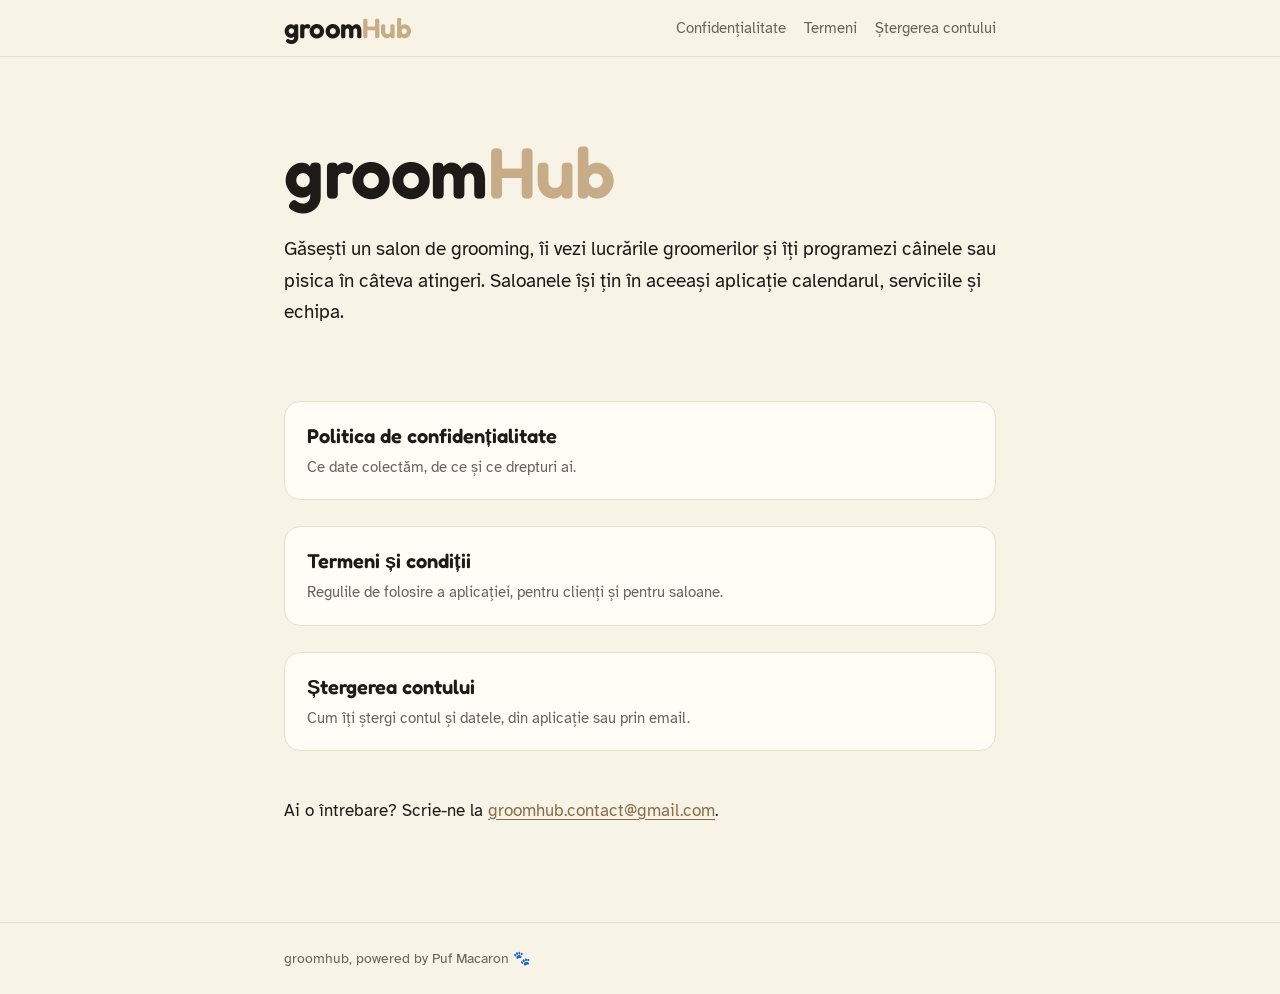
<file: index.html>
<!doctype html>
<html lang="ro">
<head>
  <meta charset="utf-8" />
  <meta name="viewport" content="width=device-width, initial-scale=1" />
  <title>groomhub — programări la grooming pentru câini și pisici</title>
  <meta name="description" content="groomhub: găsește un salon de grooming, alege groomerul și programează-ți animalul în câteva atingeri." />
  <link rel="preconnect" href="https://fonts.googleapis.com" />
  <link rel="preconnect" href="https://fonts.gstatic.com" crossorigin />
  <link href="https://fonts.googleapis.com/css2?family=Atkinson+Hyperlegible:wght@400;700&family=Fredoka:wght@600&display=swap" rel="stylesheet" />
  <link rel="stylesheet" href="style.css" />
</head>
<body>
  <header class="site-header">
    <div class="inner">
      <a class="wordmark" href="index.html">groom<span>Hub</span></a>
      <nav class="site-nav" aria-label="Pagini">
        <a href="confidentialitate.html">Confidențialitate</a>
        <a href="termeni.html">Termeni</a>
        <a href="stergere-cont.html">Ștergerea contului</a>
      </nav>
    </div>
  </header>

  <main>
    <section class="hero">
      <h1>groom<span>Hub</span></h1>
      <p class="lead">Găsești un salon de grooming, îi vezi lucrările groomerilor și îți programezi câinele sau pisica în câteva atingeri. Saloanele își țin în aceeași aplicație calendarul, serviciile și echipa.</p>
    </section>

    <ul class="links">
      <li>
        <a href="confidentialitate.html">
          <strong>Politica de confidențialitate</strong>
          <span>Ce date colectăm, de ce și ce drepturi ai.</span>
        </a>
      </li>
      <li>
        <a href="termeni.html">
          <strong>Termeni și condiții</strong>
          <span>Regulile de folosire a aplicației, pentru clienți și pentru saloane.</span>
        </a>
      </li>
      <li>
        <a href="stergere-cont.html">
          <strong>Ștergerea contului</strong>
          <span>Cum îți ștergi contul și datele, din aplicație sau prin email.</span>
        </a>
      </li>
    </ul>

    <p>Ai o întrebare? Scrie-ne la <a href="mailto:groomhub.contact@gmail.com">groomhub.contact@gmail.com</a>.</p>
  </main>

  <footer class="site-footer">
    <div class="inner">groomhub, powered by Puf Macaron 🐾</div>
  </footer>
</body>
</html>
</file>
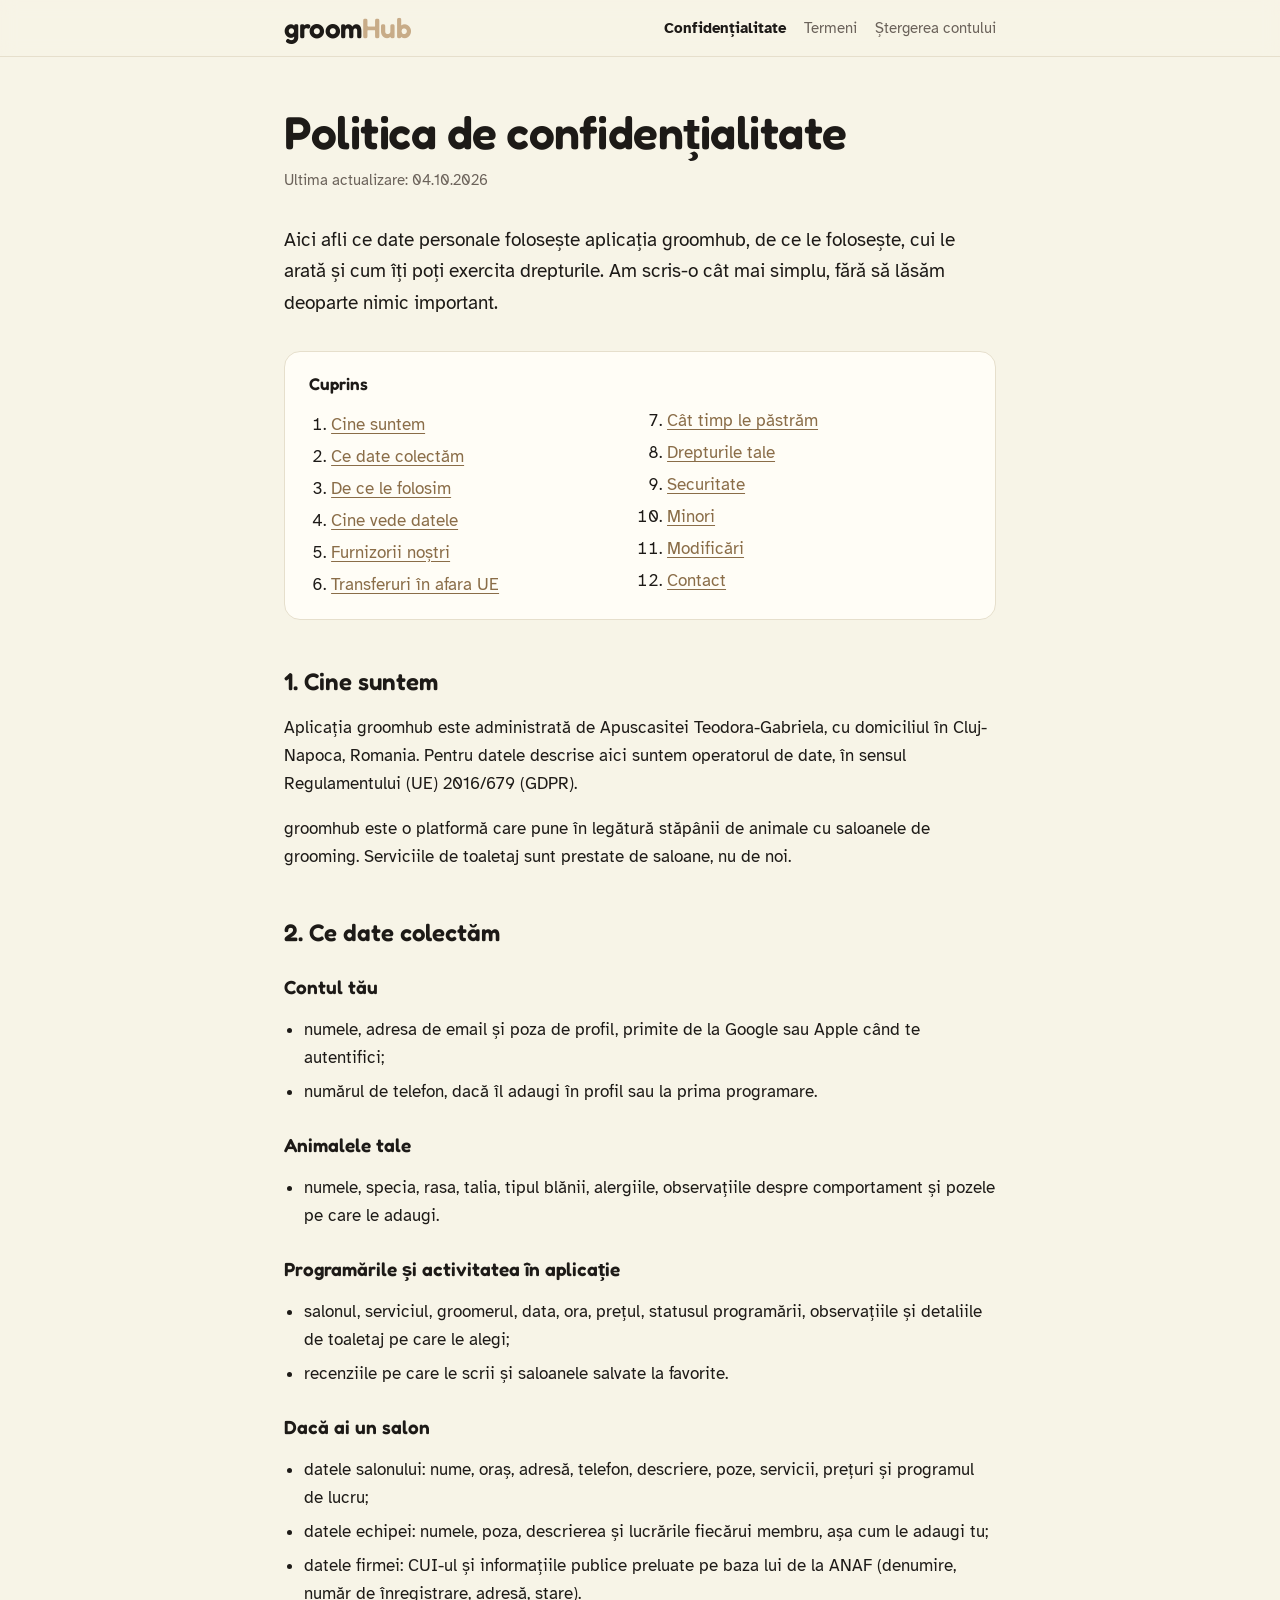
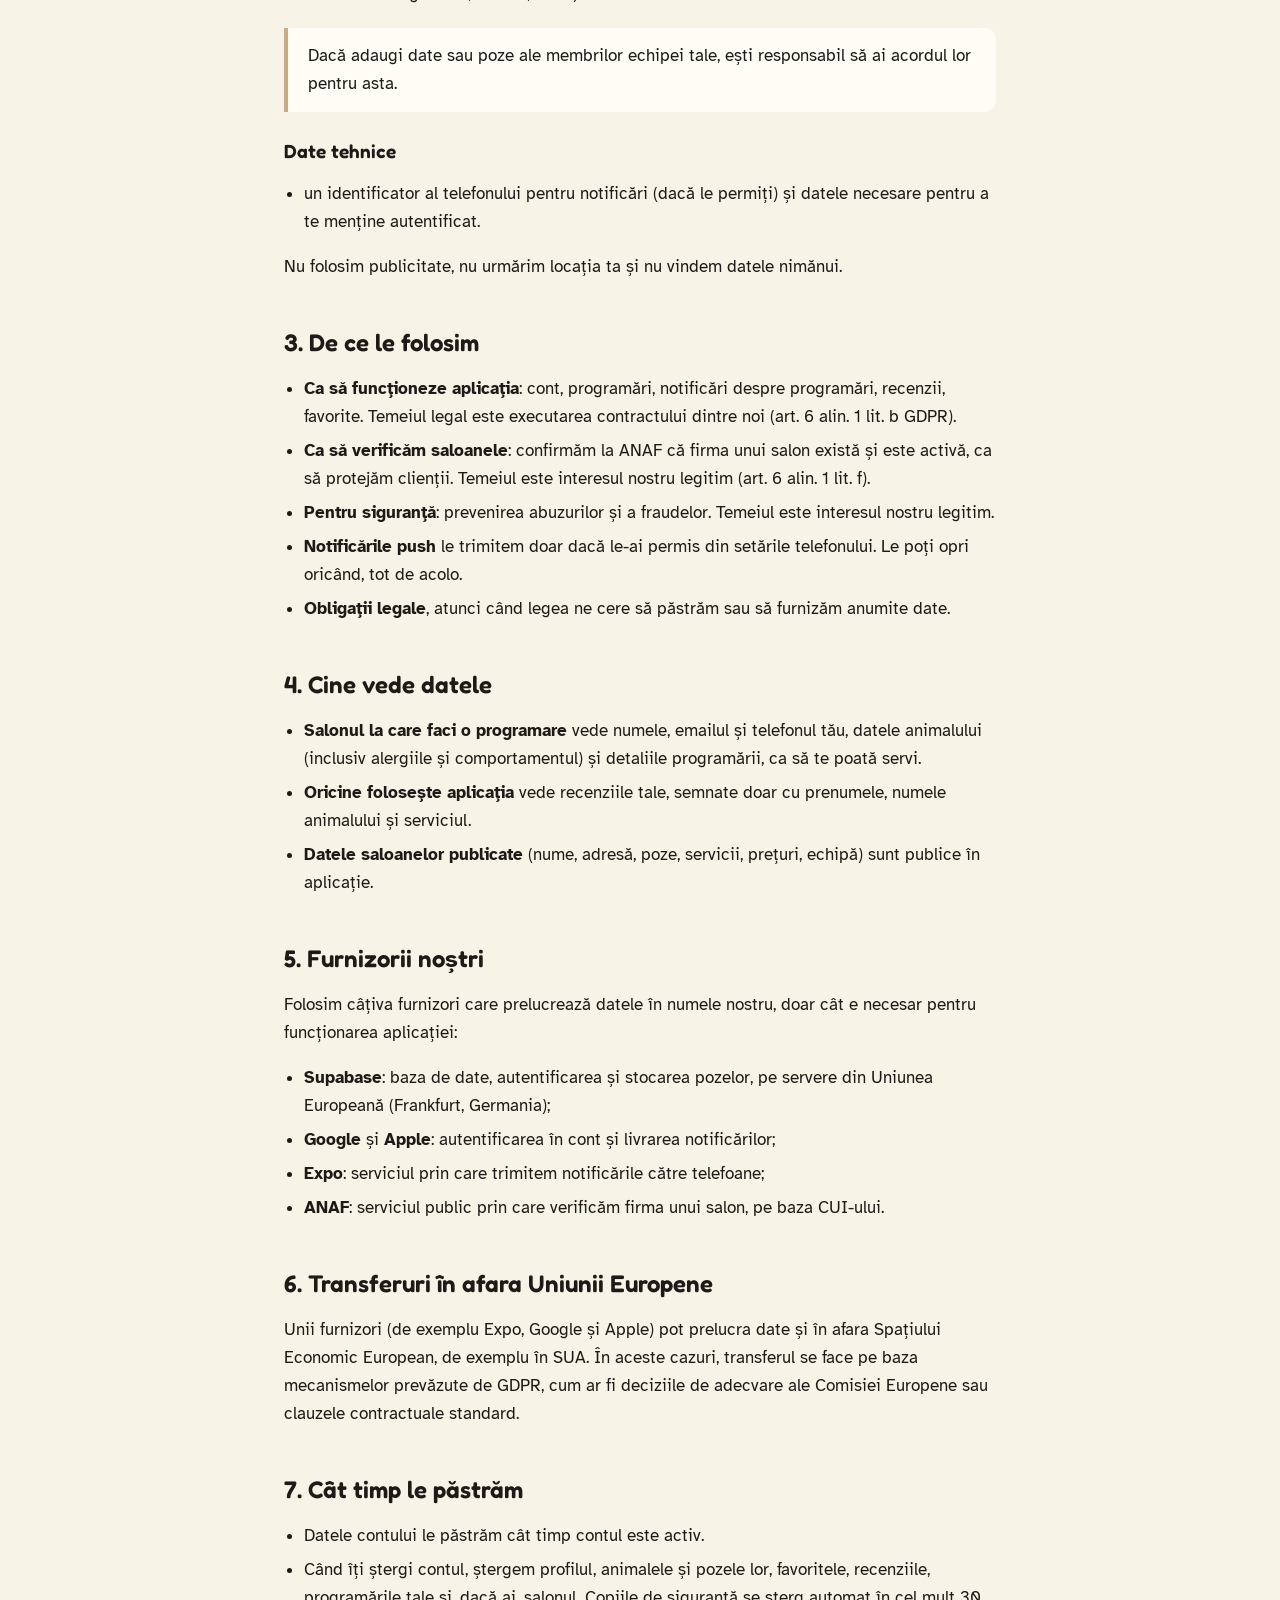
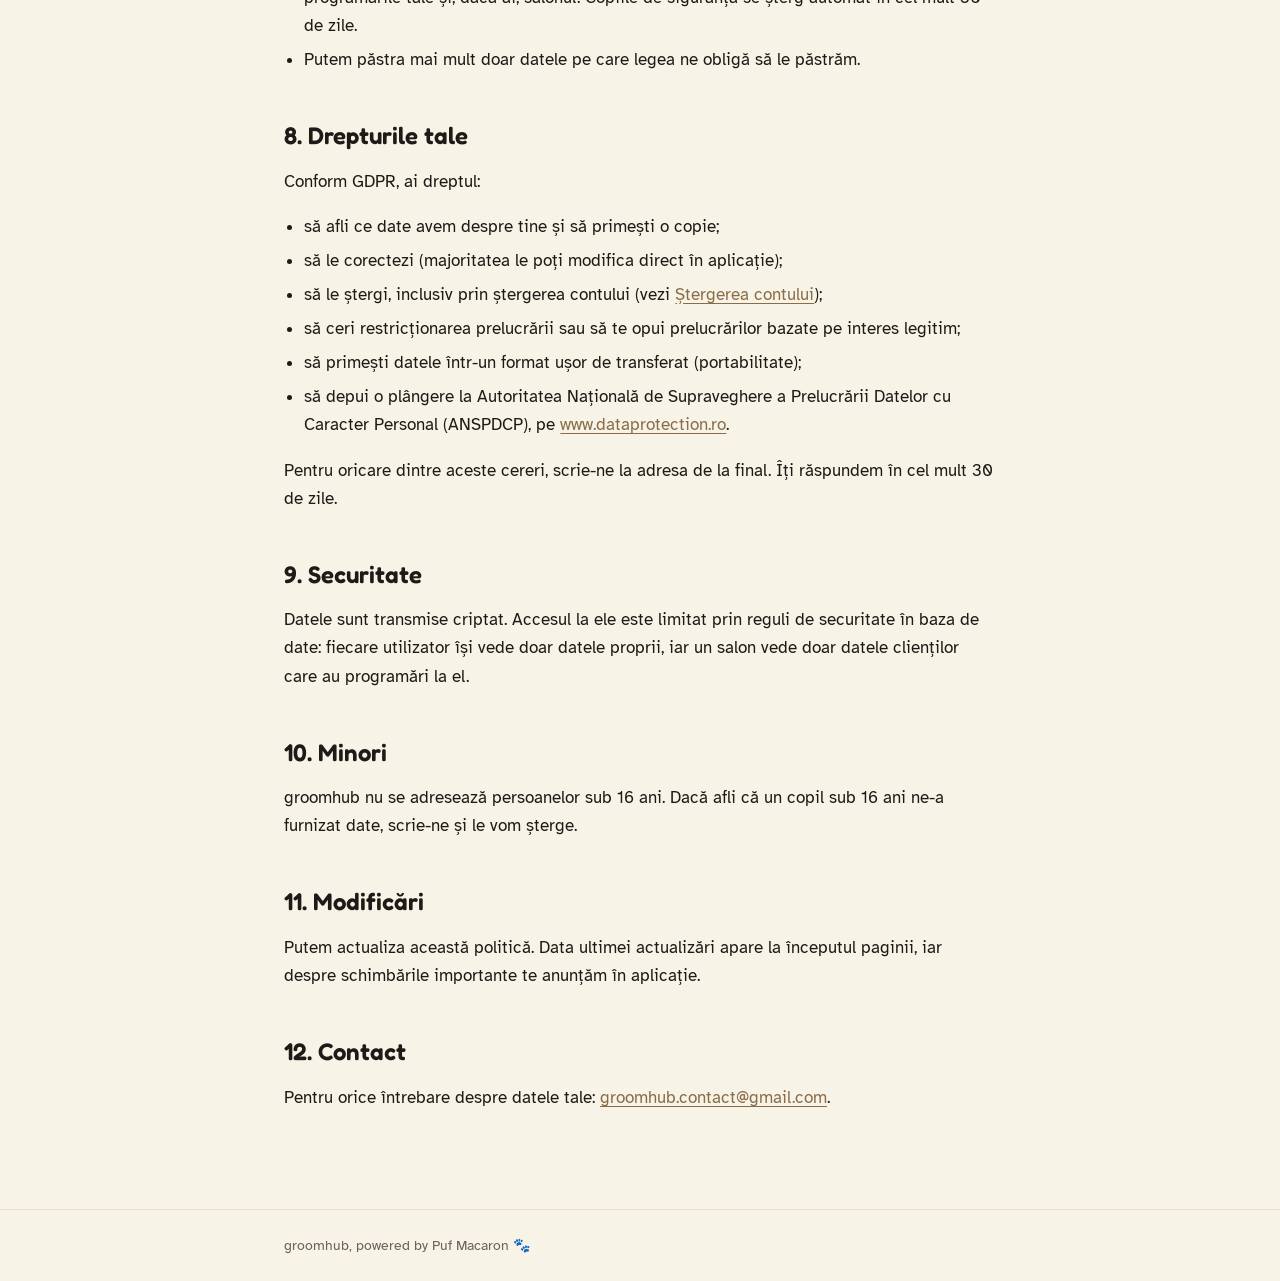
<file: confidentialitate.html>
<!doctype html>
<html lang="ro">
<head>
  <meta charset="utf-8" />
  <meta name="viewport" content="width=device-width, initial-scale=1" />
  <title>Politica de confidențialitate — groomhub</title>
  <link rel="preconnect" href="https://fonts.googleapis.com" />
  <link rel="preconnect" href="https://fonts.gstatic.com" crossorigin />
  <link href="https://fonts.googleapis.com/css2?family=Atkinson+Hyperlegible:wght@400;700&family=Fredoka:wght@600&display=swap" rel="stylesheet" />
  <link rel="stylesheet" href="style.css" />
</head>
<body>
  <!-- Variantă de lucru. De verificat cu un specialist în protecția datelor înainte de lansare. -->
  <header class="site-header">
    <div class="inner">
      <a class="wordmark" href="index.html">groom<span>Hub</span></a>
      <nav class="site-nav" aria-label="Pagini">
        <a href="confidentialitate.html" aria-current="page">Confidențialitate</a>
        <a href="termeni.html">Termeni</a>
        <a href="stergere-cont.html">Ștergerea contului</a>
      </nav>
    </div>
  </header>

  <main>
    <h1>Politica de confidențialitate</h1>
    <p class="updated">Ultima actualizare: 04.10.2026</p>

    <p class="lead">Aici afli ce date personale folosește aplicația groomhub, de ce le folosește, cui le arată și cum îți poți exercita drepturile. Am scris-o cât mai simplu, fără să lăsăm deoparte nimic important.</p>

    <nav class="toc" aria-label="Cuprins">
      <strong>Cuprins</strong>
      <ol>
        <li><a href="#cine">Cine suntem</a></li>
        <li><a href="#date">Ce date colectăm</a></li>
        <li><a href="#scop">De ce le folosim</a></li>
        <li><a href="#cine-vede">Cine vede datele</a></li>
        <li><a href="#furnizori">Furnizorii noștri</a></li>
        <li><a href="#transfer">Transferuri în afara UE</a></li>
        <li><a href="#pastrare">Cât timp le păstrăm</a></li>
        <li><a href="#drepturi">Drepturile tale</a></li>
        <li><a href="#securitate">Securitate</a></li>
        <li><a href="#minori">Minori</a></li>
        <li><a href="#modificari">Modificări</a></li>
        <li><a href="#contact">Contact</a></li>
      </ol>
    </nav>

    <h2 id="cine">1. Cine suntem</h2>
    <p>Aplicația groomhub este administrată de Apuscasitei Teodora-Gabriela, cu domiciliul în Cluj-Napoca, Romania. Pentru datele descrise aici suntem operatorul de date, în sensul Regulamentului (UE) 2016/679 (GDPR).</p>
    <p>groomhub este o platformă care pune în legătură stăpânii de animale cu saloanele de grooming. Serviciile de toaletaj sunt prestate de saloane, nu de noi.</p>

    <h2 id="date">2. Ce date colectăm</h2>

    <h3>Contul tău</h3>
    <ul>
      <li>numele, adresa de email și poza de profil, primite de la Google sau Apple când te autentifici;</li>
      <li>numărul de telefon, dacă îl adaugi în profil sau la prima programare.</li>
    </ul>

    <h3>Animalele tale</h3>
    <ul>
      <li>numele, specia, rasa, talia, tipul blănii, alergiile, observațiile despre comportament și pozele pe care le adaugi.</li>
    </ul>

    <h3>Programările și activitatea în aplicație</h3>
    <ul>
      <li>salonul, serviciul, groomerul, data, ora, prețul, statusul programării, observațiile și detaliile de toaletaj pe care le alegi;</li>
      <li>recenziile pe care le scrii și saloanele salvate la favorite.</li>
    </ul>

    <h3>Dacă ai un salon</h3>
    <ul>
      <li>datele salonului: nume, oraș, adresă, telefon, descriere, poze, servicii, prețuri și programul de lucru;</li>
      <li>datele echipei: numele, poza, descrierea și lucrările fiecărui membru, așa cum le adaugi tu;</li>
      <li>datele firmei: CUI-ul și informațiile publice preluate pe baza lui de la ANAF (denumire, număr de înregistrare, adresă, stare).</li>
    </ul>
    <div class="note">Dacă adaugi date sau poze ale membrilor echipei tale, ești responsabil să ai acordul lor pentru asta.</div>

    <h3>Date tehnice</h3>
    <ul>
      <li>un identificator al telefonului pentru notificări (dacă le permiți) și datele necesare pentru a te menține autentificat.</li>
    </ul>
    <p>Nu folosim publicitate, nu urmărim locația ta și nu vindem datele nimănui.</p>

    <h2 id="scop">3. De ce le folosim</h2>
    <ul>
      <li><strong>Ca să funcționeze aplicația</strong>: cont, programări, notificări despre programări, recenzii, favorite. Temeiul legal este executarea contractului dintre noi (art. 6 alin. 1 lit. b GDPR).</li>
      <li><strong>Ca să verificăm saloanele</strong>: confirmăm la ANAF că firma unui salon există și este activă, ca să protejăm clienții. Temeiul este interesul nostru legitim (art. 6 alin. 1 lit. f).</li>
      <li><strong>Pentru siguranță</strong>: prevenirea abuzurilor și a fraudelor. Temeiul este interesul nostru legitim.</li>
      <li><strong>Notificările push</strong> le trimitem doar dacă le-ai permis din setările telefonului. Le poți opri oricând, tot de acolo.</li>
      <li><strong>Obligații legale</strong>, atunci când legea ne cere să păstrăm sau să furnizăm anumite date.</li>
    </ul>

    <h2 id="cine-vede">4. Cine vede datele</h2>
    <ul>
      <li><strong>Salonul la care faci o programare</strong> vede numele, emailul și telefonul tău, datele animalului (inclusiv alergiile și comportamentul) și detaliile programării, ca să te poată servi.</li>
      <li><strong>Oricine folosește aplicația</strong> vede recenziile tale, semnate doar cu prenumele, numele animalului și serviciul.</li>
      <li><strong>Datele saloanelor publicate</strong> (nume, adresă, poze, servicii, prețuri, echipă) sunt publice în aplicație.</li>
    </ul>

    <h2 id="furnizori">5. Furnizorii noștri</h2>
    <p>Folosim câțiva furnizori care prelucrează datele în numele nostru, doar cât e necesar pentru funcționarea aplicației:</p>
    <ul>
      <li><strong>Supabase</strong>: baza de date, autentificarea și stocarea pozelor, pe servere din Uniunea Europeană (Frankfurt, Germania);</li>
      <li><strong>Google</strong> și <strong>Apple</strong>: autentificarea în cont și livrarea notificărilor;</li>
      <li><strong>Expo</strong>: serviciul prin care trimitem notificările către telefoane;</li>
      <li><strong>ANAF</strong>: serviciul public prin care verificăm firma unui salon, pe baza CUI-ului.</li>
    </ul>

    <h2 id="transfer">6. Transferuri în afara Uniunii Europene</h2>
    <p>Unii furnizori (de exemplu Expo, Google și Apple) pot prelucra date și în afara Spațiului Economic European, de exemplu în SUA. În aceste cazuri, transferul se face pe baza mecanismelor prevăzute de GDPR, cum ar fi deciziile de adecvare ale Comisiei Europene sau clauzele contractuale standard.</p>

    <h2 id="pastrare">7. Cât timp le păstrăm</h2>
    <ul>
      <li>Datele contului le păstrăm cât timp contul este activ.</li>
      <li>Când îți ștergi contul, ștergem profilul, animalele și pozele lor, favoritele, recenziile, programările tale și, dacă ai, salonul. Copiile de siguranță se șterg automat în cel mult 30 de zile.</li>
      <li>Putem păstra mai mult doar datele pe care legea ne obligă să le păstrăm.</li>
    </ul>

    <h2 id="drepturi">8. Drepturile tale</h2>
    <p>Conform GDPR, ai dreptul:</p>
    <ul>
      <li>să afli ce date avem despre tine și să primești o copie;</li>
      <li>să le corectezi (majoritatea le poți modifica direct în aplicație);</li>
      <li>să le ștergi, inclusiv prin ștergerea contului (vezi <a href="stergere-cont.html">Ștergerea contului</a>);</li>
      <li>să ceri restricționarea prelucrării sau să te opui prelucrărilor bazate pe interes legitim;</li>
      <li>să primești datele într-un format ușor de transferat (portabilitate);</li>
      <li>să depui o plângere la Autoritatea Națională de Supraveghere a Prelucrării Datelor cu Caracter Personal (ANSPDCP), pe <a href="https://www.dataprotection.ro">www.dataprotection.ro</a>.</li>
    </ul>
    <p>Pentru oricare dintre aceste cereri, scrie-ne la adresa de la final. Îți răspundem în cel mult 30 de zile.</p>

    <h2 id="securitate">9. Securitate</h2>
    <p>Datele sunt transmise criptat. Accesul la ele este limitat prin reguli de securitate în baza de date: fiecare utilizator își vede doar datele proprii, iar un salon vede doar datele clienților care au programări la el.</p>

    <h2 id="minori">10. Minori</h2>
    <p>groomhub nu se adresează persoanelor sub 16 ani. Dacă afli că un copil sub 16 ani ne-a furnizat date, scrie-ne și le vom șterge.</p>

    <h2 id="modificari">11. Modificări</h2>
    <p>Putem actualiza această politică. Data ultimei actualizări apare la începutul paginii, iar despre schimbările importante te anunțăm în aplicație.</p>

    <h2 id="contact">12. Contact</h2>
    <p>Pentru orice întrebare despre datele tale: <a href="mailto:[groomhub.contact@gmail.com]">groomhub.contact@gmail.com</a>.</p>
  </main>

  <footer class="site-footer">
    <div class="inner">groomhub, powered by Puf Macaron 🐾</div>
  </footer>
</body>
</html>
</file>
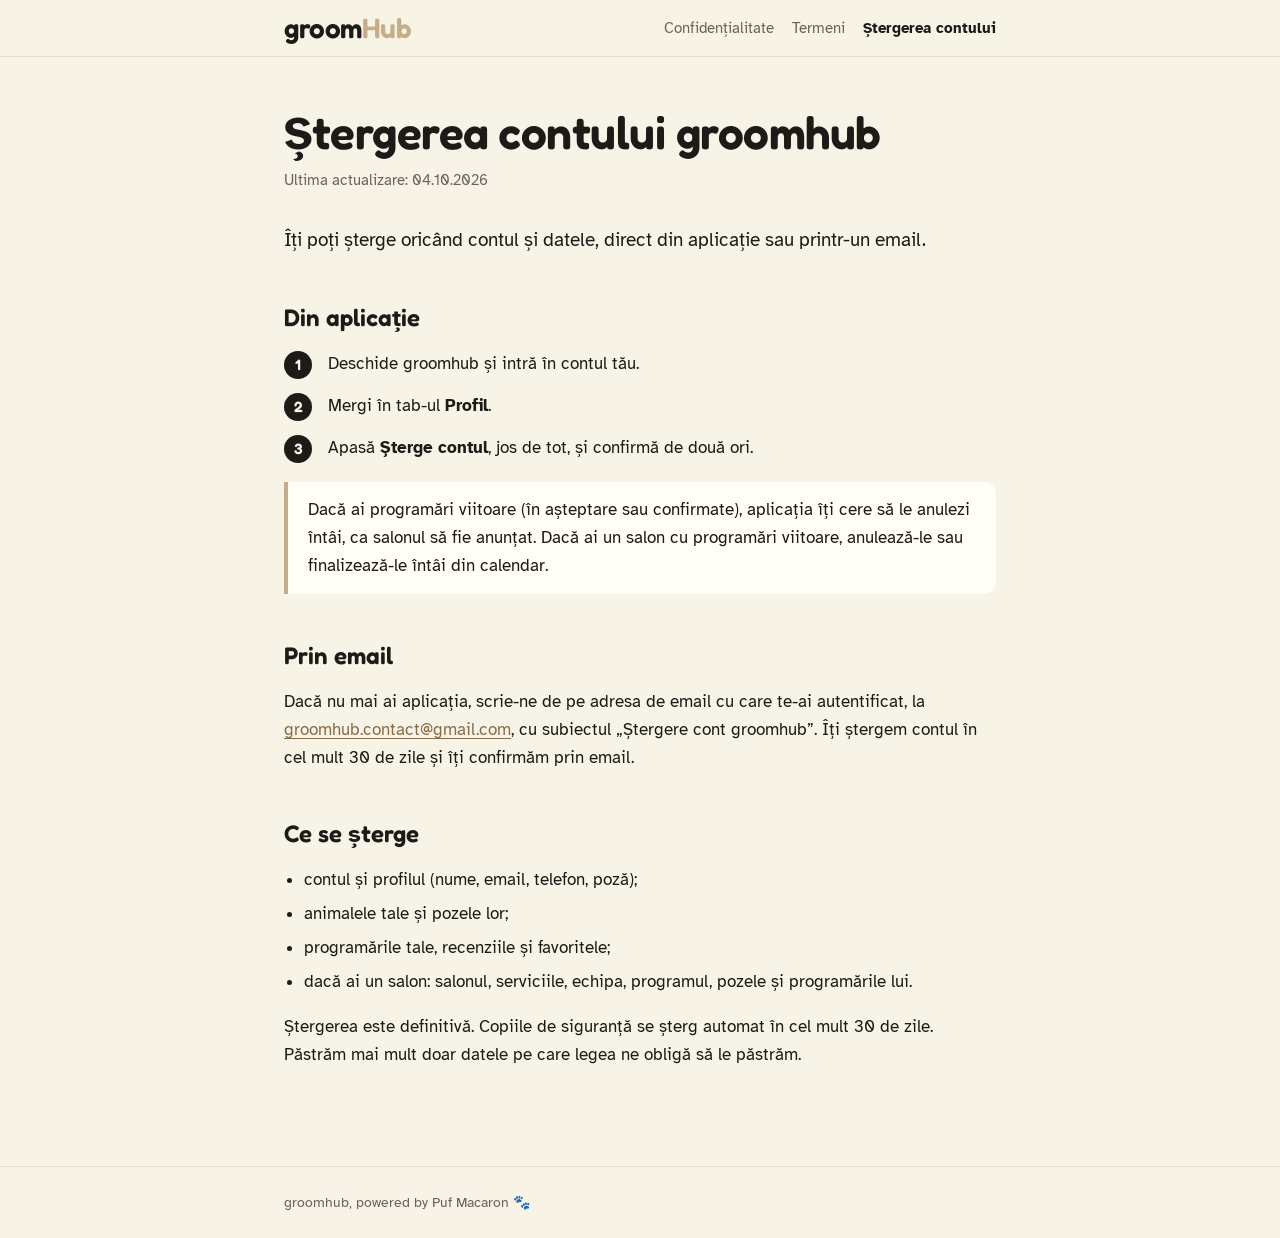
<file: stergere-cont.html>
<!doctype html>
<html lang="ro">
<head>
  <meta charset="utf-8" />
  <meta name="viewport" content="width=device-width, initial-scale=1" />
  <title>Ștergerea contului — groomhub</title>
  <link rel="preconnect" href="https://fonts.googleapis.com" />
  <link rel="preconnect" href="https://fonts.gstatic.com" crossorigin />
  <link href="https://fonts.googleapis.com/css2?family=Atkinson+Hyperlegible:wght@400;700&family=Fredoka:wght@600&display=swap" rel="stylesheet" />
  <link rel="stylesheet" href="style.css" />
</head>
<body>
  <header class="site-header">
    <div class="inner">
      <a class="wordmark" href="index.html">groom<span>Hub</span></a>
      <nav class="site-nav" aria-label="Pagini">
        <a href="confidentialitate.html">Confidențialitate</a>
        <a href="termeni.html">Termeni</a>
        <a href="stergere-cont.html" aria-current="page">Ștergerea contului</a>
      </nav>
    </div>
  </header>

  <main>
    <h1>Ștergerea contului groomhub</h1>
    <p class="updated">Ultima actualizare: 04.10.2026</p>

    <p class="lead">Îți poți șterge oricând contul și datele, direct din aplicație sau printr-un email.</p>

    <h2>Din aplicație</h2>
    <ol class="steps">
      <li>Deschide groomhub și intră în contul tău.</li>
      <li>Mergi în tab-ul <strong>Profil</strong>.</li>
      <li>Apasă <strong>Șterge contul</strong>, jos de tot, și confirmă de două ori.</li>
    </ol>
    <div class="note">Dacă ai programări viitoare (în așteptare sau confirmate), aplicația îți cere să le anulezi întâi, ca salonul să fie anunțat. Dacă ai un salon cu programări viitoare, anulează-le sau finalizează-le întâi din calendar.</div>

    <h2>Prin email</h2>
    <p>Dacă nu mai ai aplicația, scrie-ne de pe adresa de email cu care te-ai autentificat, la <a href="mailto:groomhub.contact@gmail.com?subject=Ștergere%20cont%20groomhub">groomhub.contact@gmail.com</a>, cu subiectul „Ștergere cont groomhub”. Îți ștergem contul în cel mult 30 de zile și îți confirmăm prin email.</p>

    <h2>Ce se șterge</h2>
    <ul>
      <li>contul și profilul (nume, email, telefon, poză);</li>
      <li>animalele tale și pozele lor;</li>
      <li>programările tale, recenziile și favoritele;</li>
      <li>dacă ai un salon: salonul, serviciile, echipa, programul, pozele și programările lui.</li>
    </ul>
    <p>Ștergerea este definitivă. Copiile de siguranță se șterg automat în cel mult 30 de zile. Păstrăm mai mult doar datele pe care legea ne obligă să le păstrăm.</p>
  </main>

  <footer class="site-footer">
    <div class="inner">groomhub, powered by Puf Macaron 🐾</div>
  </footer>
</body>
</html>
</file>
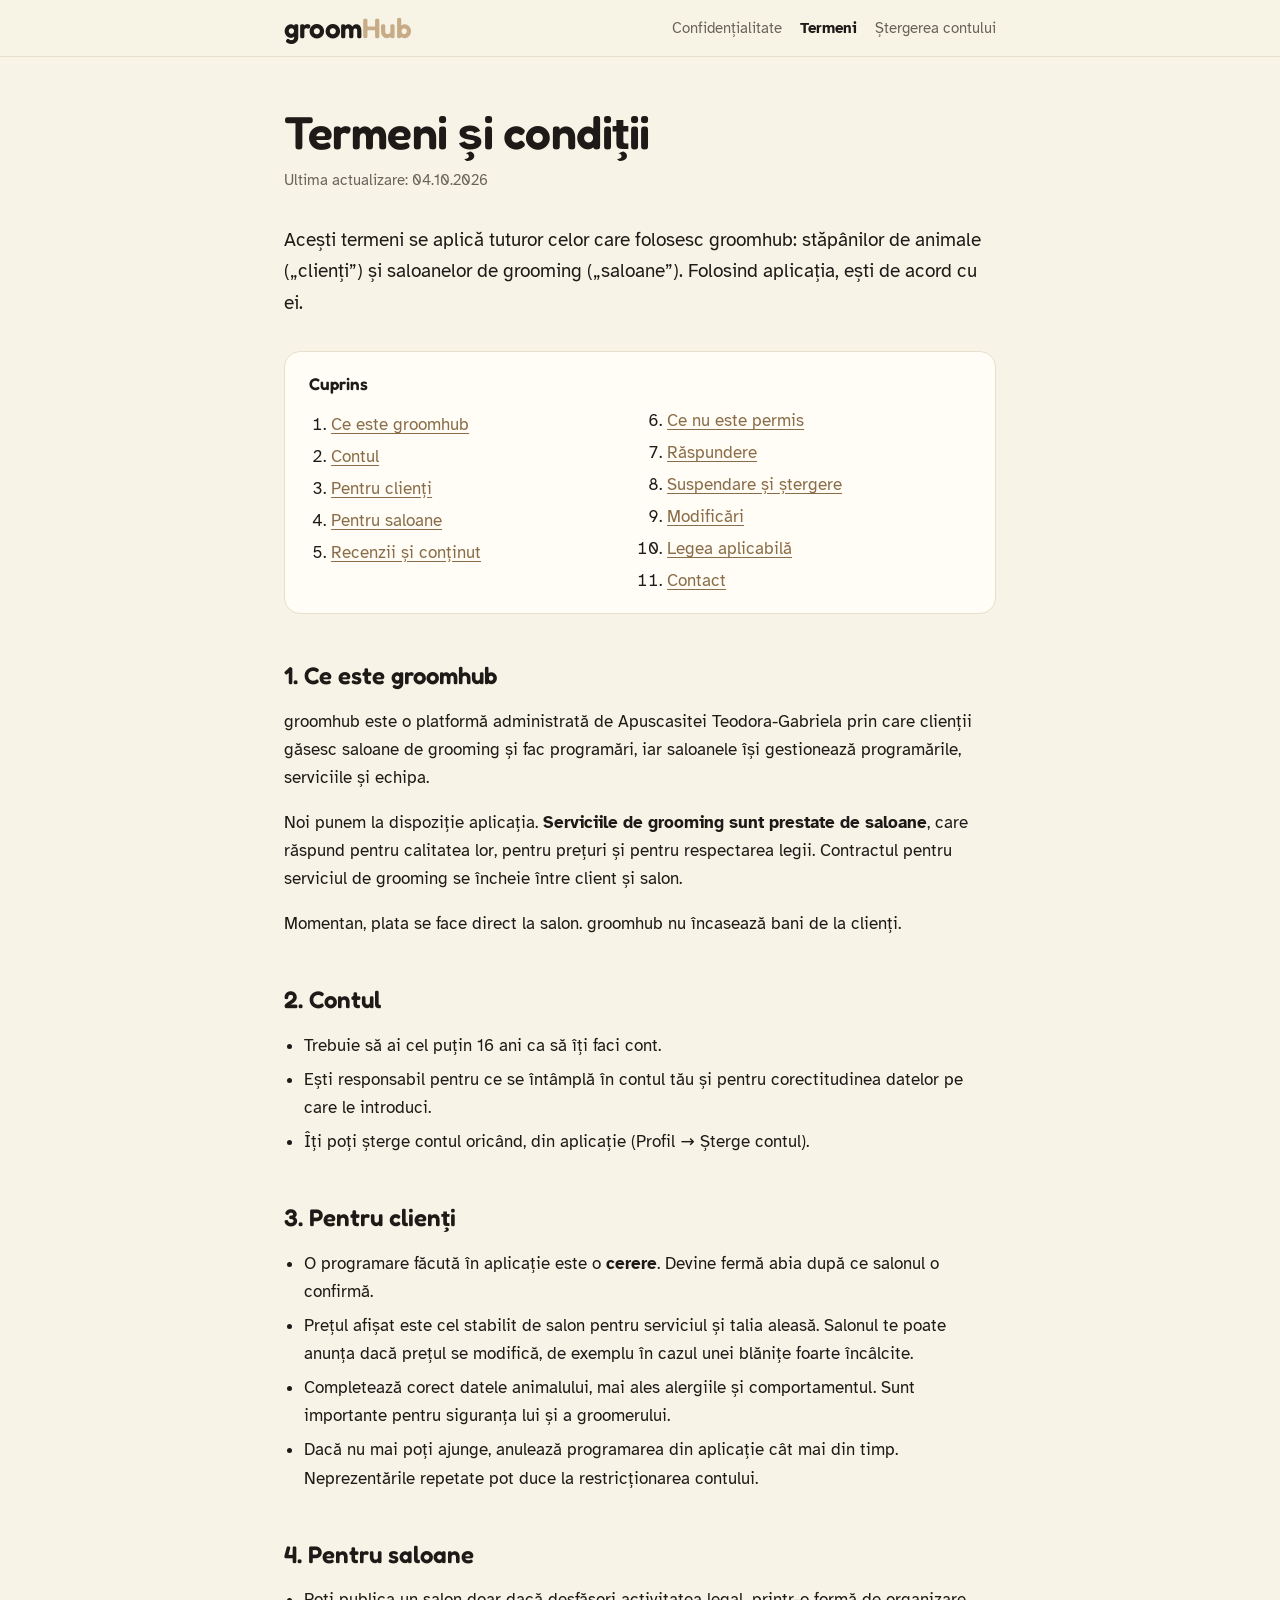
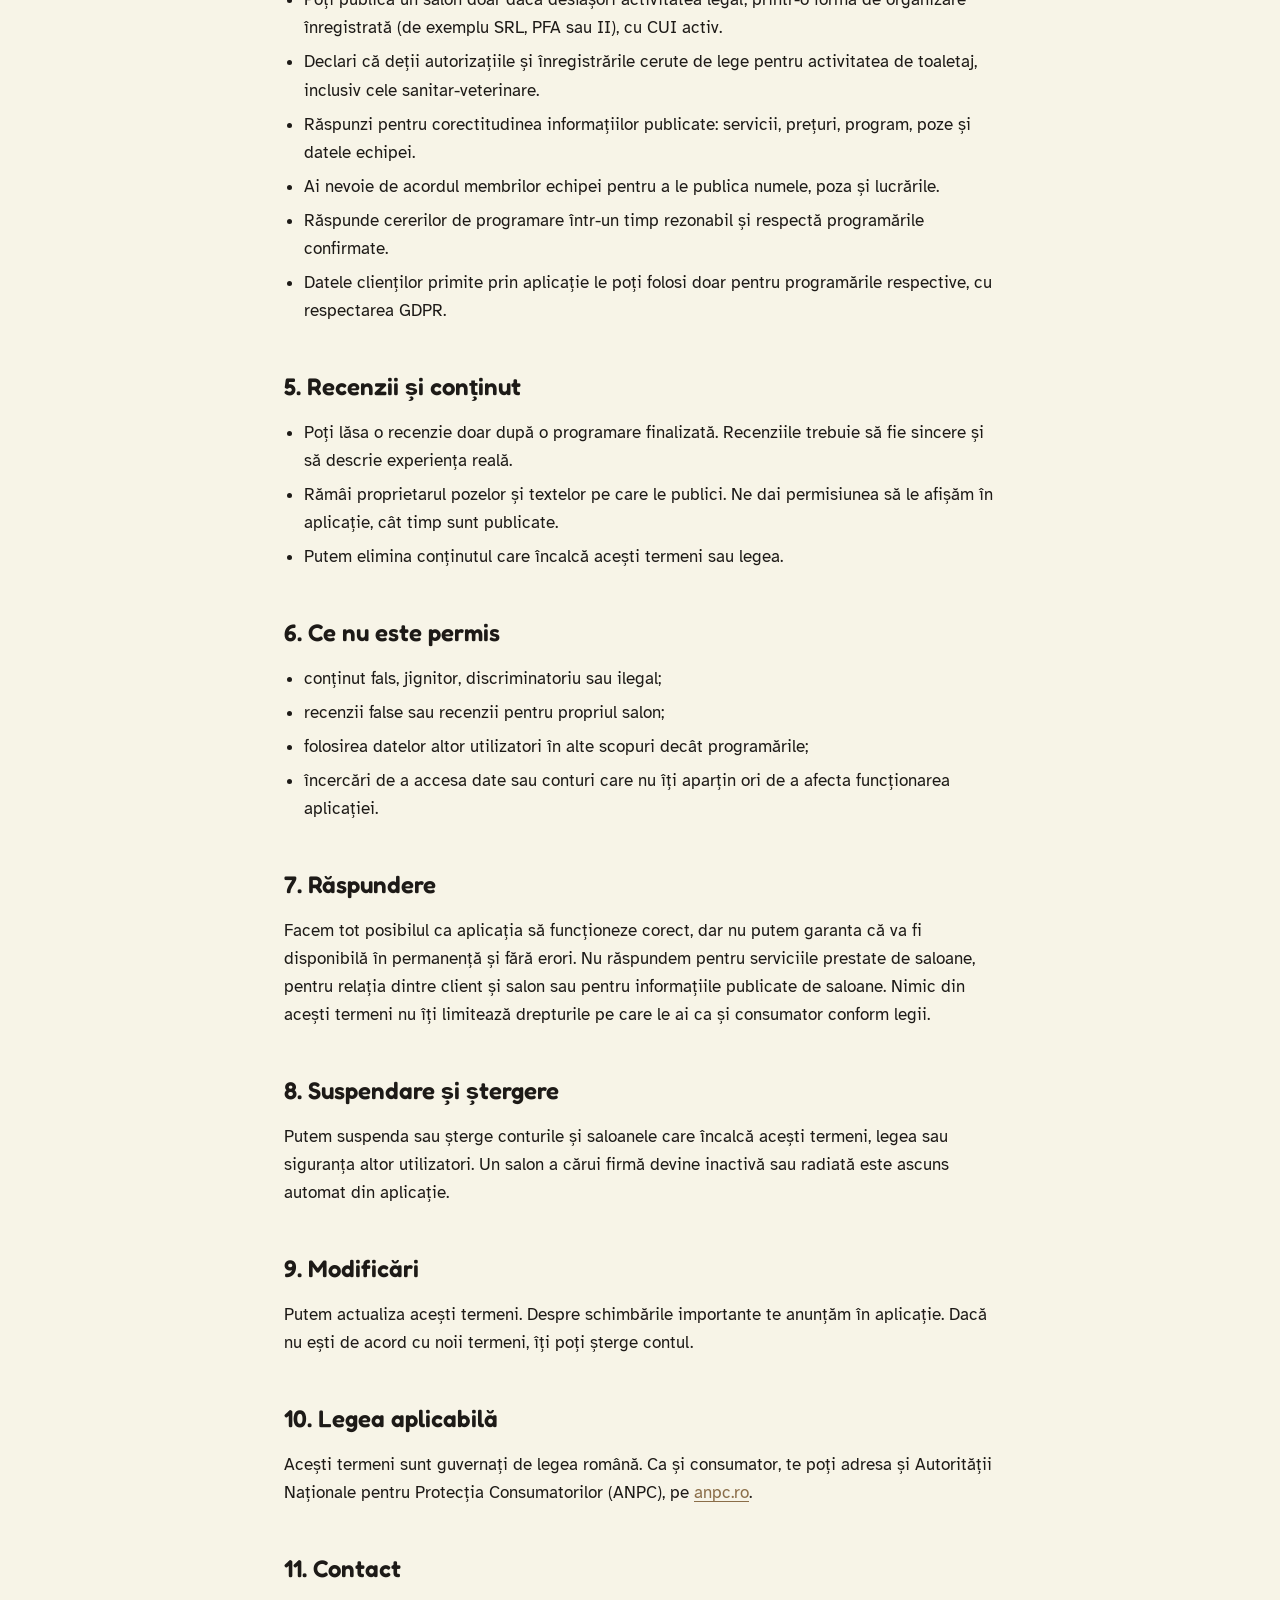
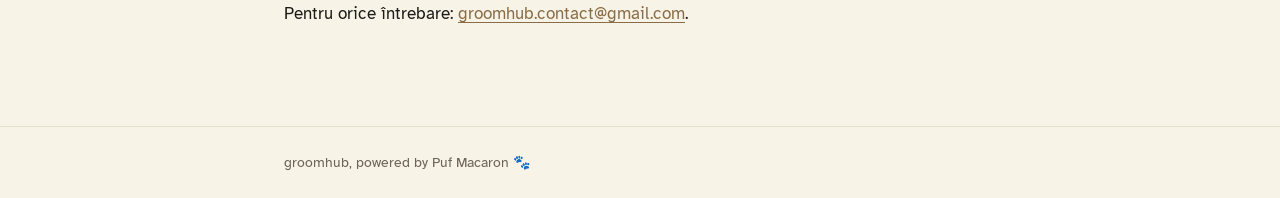
<file: termeni.html>
<!doctype html>
<html lang="ro">
<head>
  <meta charset="utf-8" />
  <meta name="viewport" content="width=device-width, initial-scale=1" />
  <title>Termeni și condiții — groomhub</title>
  <link rel="preconnect" href="https://fonts.googleapis.com" />
  <link rel="preconnect" href="https://fonts.gstatic.com" crossorigin />
  <link href="https://fonts.googleapis.com/css2?family=Atkinson+Hyperlegible:wght@400;700&family=Fredoka:wght@600&display=swap" rel="stylesheet" />
  <link rel="stylesheet" href="style.css" />
</head>
<body>
  <!-- Variantă de lucru. De verificat cu un avocat înainte de lansare. -->
  <header class="site-header">
    <div class="inner">
      <a class="wordmark" href="index.html">groom<span>Hub</span></a>
      <nav class="site-nav" aria-label="Pagini">
        <a href="confidentialitate.html">Confidențialitate</a>
        <a href="termeni.html" aria-current="page">Termeni</a>
        <a href="stergere-cont.html">Ștergerea contului</a>
      </nav>
    </div>
  </header>

  <main>
    <h1>Termeni și condiții</h1>
    <p class="updated">Ultima actualizare: 04.10.2026</p>

    <p class="lead">Acești termeni se aplică tuturor celor care folosesc groomhub: stăpânilor de animale („clienți”) și saloanelor de grooming („saloane”). Folosind aplicația, ești de acord cu ei.</p>

    <nav class="toc" aria-label="Cuprins">
      <strong>Cuprins</strong>
      <ol>
        <li><a href="#despre">Ce este groomhub</a></li>
        <li><a href="#cont">Contul</a></li>
        <li><a href="#clienti">Pentru clienți</a></li>
        <li><a href="#saloane">Pentru saloane</a></li>
        <li><a href="#recenzii">Recenzii și conținut</a></li>
        <li><a href="#interzis">Ce nu este permis</a></li>
        <li><a href="#raspundere">Răspundere</a></li>
        <li><a href="#suspendare">Suspendare și ștergere</a></li>
        <li><a href="#modificari">Modificări</a></li>
        <li><a href="#lege">Legea aplicabilă</a></li>
        <li><a href="#contact">Contact</a></li>
      </ol>
    </nav>

    <h2 id="despre">1. Ce este groomhub</h2>
    <p>groomhub este o platformă administrată de Apuscasitei Teodora-Gabriela prin care clienții găsesc saloane de grooming și fac programări, iar saloanele își gestionează programările, serviciile și echipa.</p>
    <p>Noi punem la dispoziție aplicația. <strong>Serviciile de grooming sunt prestate de saloane</strong>, care răspund pentru calitatea lor, pentru prețuri și pentru respectarea legii. Contractul pentru serviciul de grooming se încheie între client și salon.</p>
    <p>Momentan, plata se face direct la salon. groomhub nu încasează bani de la clienți.</p>

    <h2 id="cont">2. Contul</h2>
    <ul>
      <li>Trebuie să ai cel puțin 16 ani ca să îți faci cont.</li>
      <li>Ești responsabil pentru ce se întâmplă în contul tău și pentru corectitudinea datelor pe care le introduci.</li>
      <li>Îți poți șterge contul oricând, din aplicație (Profil → Șterge contul).</li>
    </ul>

    <h2 id="clienti">3. Pentru clienți</h2>
    <ul>
      <li>O programare făcută în aplicație este o <strong>cerere</strong>. Devine fermă abia după ce salonul o confirmă.</li>
      <li>Prețul afișat este cel stabilit de salon pentru serviciul și talia aleasă. Salonul te poate anunța dacă prețul se modifică, de exemplu în cazul unei blănițe foarte încâlcite.</li>
      <li>Completează corect datele animalului, mai ales alergiile și comportamentul. Sunt importante pentru siguranța lui și a groomerului.</li>
      <li>Dacă nu mai poți ajunge, anulează programarea din aplicație cât mai din timp. Neprezentările repetate pot duce la restricționarea contului.</li>
    </ul>

    <h2 id="saloane">4. Pentru saloane</h2>
    <ul>
      <li>Poți publica un salon doar dacă desfășori activitatea legal, printr-o formă de organizare înregistrată (de exemplu SRL, PFA sau II), cu CUI activ.</li>
      <li>Declari că deții autorizațiile și înregistrările cerute de lege pentru activitatea de toaletaj, inclusiv cele sanitar-veterinare.</li>
      <li>Răspunzi pentru corectitudinea informațiilor publicate: servicii, prețuri, program, poze și datele echipei.</li>
      <li>Ai nevoie de acordul membrilor echipei pentru a le publica numele, poza și lucrările.</li>
      <li>Răspunde cererilor de programare într-un timp rezonabil și respectă programările confirmate.</li>
      <li>Datele clienților primite prin aplicație le poți folosi doar pentru programările respective, cu respectarea GDPR.</li>
    </ul>

    <h2 id="recenzii">5. Recenzii și conținut</h2>
    <ul>
      <li>Poți lăsa o recenzie doar după o programare finalizată. Recenziile trebuie să fie sincere și să descrie experiența reală.</li>
      <li>Rămâi proprietarul pozelor și textelor pe care le publici. Ne dai permisiunea să le afișăm în aplicație, cât timp sunt publicate.</li>
      <li>Putem elimina conținutul care încalcă acești termeni sau legea.</li>
    </ul>

    <h2 id="interzis">6. Ce nu este permis</h2>
    <ul>
      <li>conținut fals, jignitor, discriminatoriu sau ilegal;</li>
      <li>recenzii false sau recenzii pentru propriul salon;</li>
      <li>folosirea datelor altor utilizatori în alte scopuri decât programările;</li>
      <li>încercări de a accesa date sau conturi care nu îți aparțin ori de a afecta funcționarea aplicației.</li>
    </ul>

    <h2 id="raspundere">7. Răspundere</h2>
    <p>Facem tot posibilul ca aplicația să funcționeze corect, dar nu putem garanta că va fi disponibilă în permanență și fără erori. Nu răspundem pentru serviciile prestate de saloane, pentru relația dintre client și salon sau pentru informațiile publicate de saloane. Nimic din acești termeni nu îți limitează drepturile pe care le ai ca și consumator conform legii.</p>

    <h2 id="suspendare">8. Suspendare și ștergere</h2>
    <p>Putem suspenda sau șterge conturile și saloanele care încalcă acești termeni, legea sau siguranța altor utilizatori. Un salon a cărui firmă devine inactivă sau radiată este ascuns automat din aplicație.</p>

    <h2 id="modificari">9. Modificări</h2>
    <p>Putem actualiza acești termeni. Despre schimbările importante te anunțăm în aplicație. Dacă nu ești de acord cu noii termeni, îți poți șterge contul.</p>

    <h2 id="lege">10. Legea aplicabilă</h2>
    <p>Acești termeni sunt guvernați de legea română. Ca și consumator, te poți adresa și Autorității Naționale pentru Protecția Consumatorilor (ANPC), pe <a href="https://anpc.ro">anpc.ro</a>.</p>

    <h2 id="contact">11. Contact</h2>
    <p>Pentru orice întrebare: <a href="mailto:groomhub.contact@gmail.com">groomhub.contact@gmail.com</a>.</p>
  </main>

  <footer class="site-footer">
    <div class="inner">groomhub, powered by Puf Macaron 🐾</div>
  </footer>
</body>
</html>
</file>
<file: style.css>
/* groomhub — pagini legale. Culorile vin din logo: crem, negru, bej. */
:root {
  --cream: #f7f4e7;
  --paper: #fffdf6;
  --ink: #1d1a17;
  --muted: #6b625a;
  --beige: #c8ac88;
  --beige-deep: #8a6d48;
  --line: #e6dfcc;
}

* { box-sizing: border-box; }

html { scroll-padding-top: 88px; }

body {
  margin: 0;
  background: var(--cream);
  color: var(--ink);
  font-family: 'Atkinson Hyperlegible', system-ui, -apple-system, 'Segoe UI', sans-serif;
  font-size: 17px;
  line-height: 1.65;
}

a { color: var(--beige-deep); text-underline-offset: 3px; }
a:hover { color: var(--ink); }
a:focus-visible { outline: 3px solid var(--beige); outline-offset: 2px; border-radius: 4px; }

/* Antetul: numele scris ca în logo */
.site-header {
  position: sticky;
  top: 0;
  background: color-mix(in srgb, var(--cream) 92%, transparent);
  backdrop-filter: blur(8px);
  border-bottom: 1px solid var(--line);
  z-index: 10;
}
.site-header .inner {
  max-width: 760px;
  margin: 0 auto;
  padding: 14px 24px;
  display: flex;
  align-items: center;
  justify-content: space-between;
  gap: 16px;
  flex-wrap: wrap;
}
.wordmark {
  font-family: 'Fredoka', 'Atkinson Hyperlegible', sans-serif;
  font-weight: 600;
  font-size: 28px;
  letter-spacing: -0.5px;
  text-decoration: none;
  color: var(--ink);
  line-height: 1;
}
.wordmark span { color: var(--beige); }
.site-nav { display: flex; gap: 18px; flex-wrap: wrap; font-size: 15px; }
.site-nav a { color: var(--muted); text-decoration: none; }
.site-nav a[aria-current='page'] { color: var(--ink); font-weight: 700; }
.site-nav a:hover { color: var(--ink); }

main {
  max-width: 760px;
  margin: 0 auto;
  padding: 48px 24px 80px;
}

h1, h2, h3 {
  font-family: 'Fredoka', 'Atkinson Hyperlegible', sans-serif;
  font-weight: 600;
  line-height: 1.2;
}
h1 { font-size: clamp(34px, 6vw, 46px); margin: 0 0 8px; letter-spacing: -0.5px; }
h2 { font-size: 24px; margin: 48px 0 12px; }
h3 { font-size: 19px; margin: 28px 0 8px; }

.updated { color: var(--muted); font-size: 15px; margin: 0 0 32px; }
.lead { font-size: 19px; max-width: 62ch; }

p, li { max-width: 68ch; }
ul { padding-left: 1.2em; }
li { margin: 6px 0; }

/* Cuprinsul */
.toc {
  background: var(--paper);
  border: 1px solid var(--line);
  border-radius: 16px;
  padding: 18px 24px;
  margin: 32px 0 8px;
}
.toc strong { font-family: 'Fredoka', sans-serif; font-weight: 600; }
.toc ol { margin: 8px 0 0; padding-left: 1.3em; columns: 2; column-gap: 32px; }
.toc li { margin: 4px 0; break-inside: avoid; }
@media (max-width: 600px) { .toc ol { columns: 1; } }

/* Casetă pentru informațiile importante */
.note {
  border-left: 4px solid var(--beige);
  background: var(--paper);
  padding: 14px 20px;
  border-radius: 0 12px 12px 0;
  margin: 20px 0;
}

/* Pagina de start */
.hero { padding: 24px 0 8px; }
.hero h1 { font-size: clamp(44px, 9vw, 72px); margin-bottom: 12px; }
.hero h1 span { color: var(--beige); }
.links { display: grid; gap: 14px; margin: 40px 0; padding: 0; list-style: none; }
.links a {
  display: block;
  background: var(--paper);
  border: 1px solid var(--line);
  border-radius: 16px;
  padding: 18px 22px;
  text-decoration: none;
  color: var(--ink);
}
.links a:hover { border-color: var(--beige); }
.links strong { font-family: 'Fredoka', sans-serif; font-weight: 600; font-size: 20px; display: block; }
.links span { color: var(--muted); font-size: 15px; }

.steps { counter-reset: step; list-style: none; padding: 0; }
.steps li { counter-increment: step; position: relative; padding-left: 44px; margin: 14px 0; }
.steps li::before {
  content: counter(step);
  position: absolute;
  left: 0;
  top: 1px;
  width: 28px;
  height: 28px;
  border-radius: 50%;
  background: var(--ink);
  color: var(--cream);
  font-family: 'Fredoka', sans-serif;
  font-weight: 600;
  font-size: 15px;
  display: grid;
  place-items: center;
}

.site-footer {
  border-top: 1px solid var(--line);
  color: var(--muted);
  font-size: 14px;
}
.site-footer .inner { max-width: 760px; margin: 0 auto; padding: 24px; }

@media (prefers-reduced-motion: reduce) {
  html { scroll-behavior: auto; }
}
</file>
